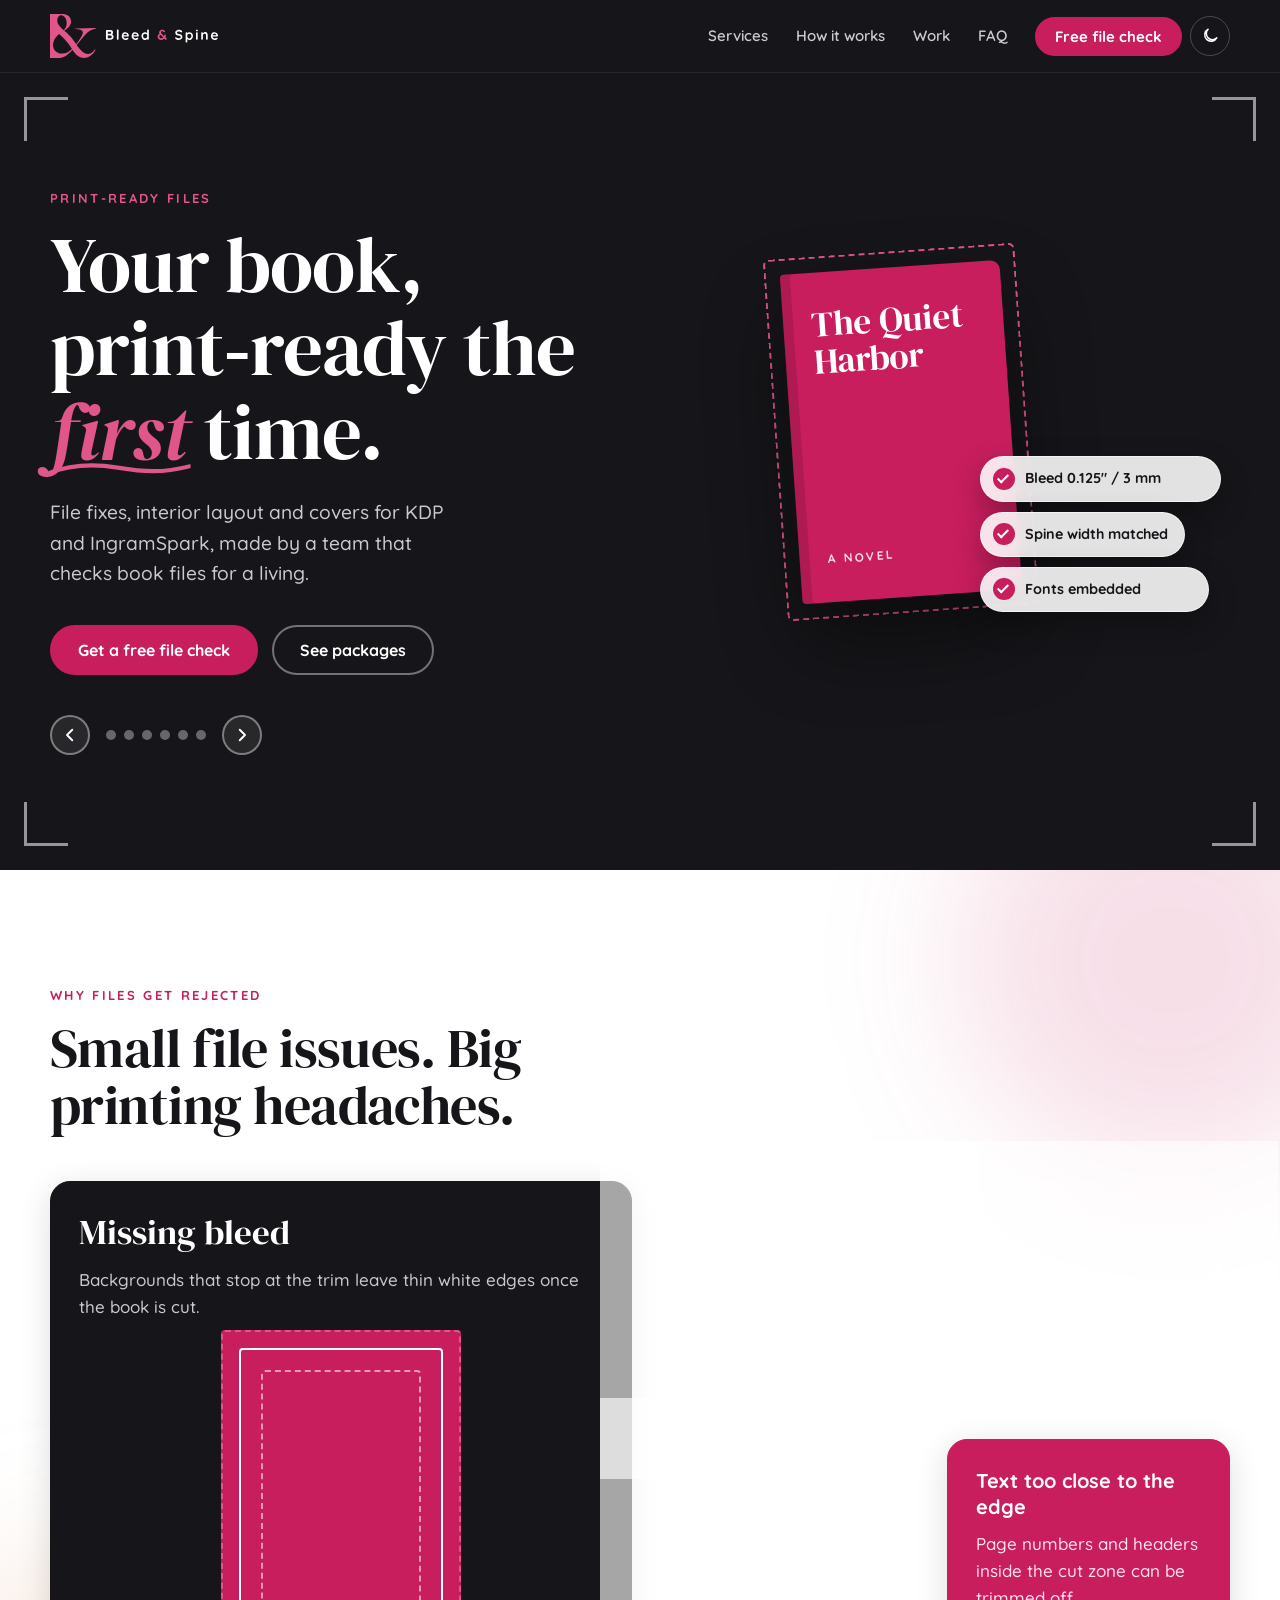
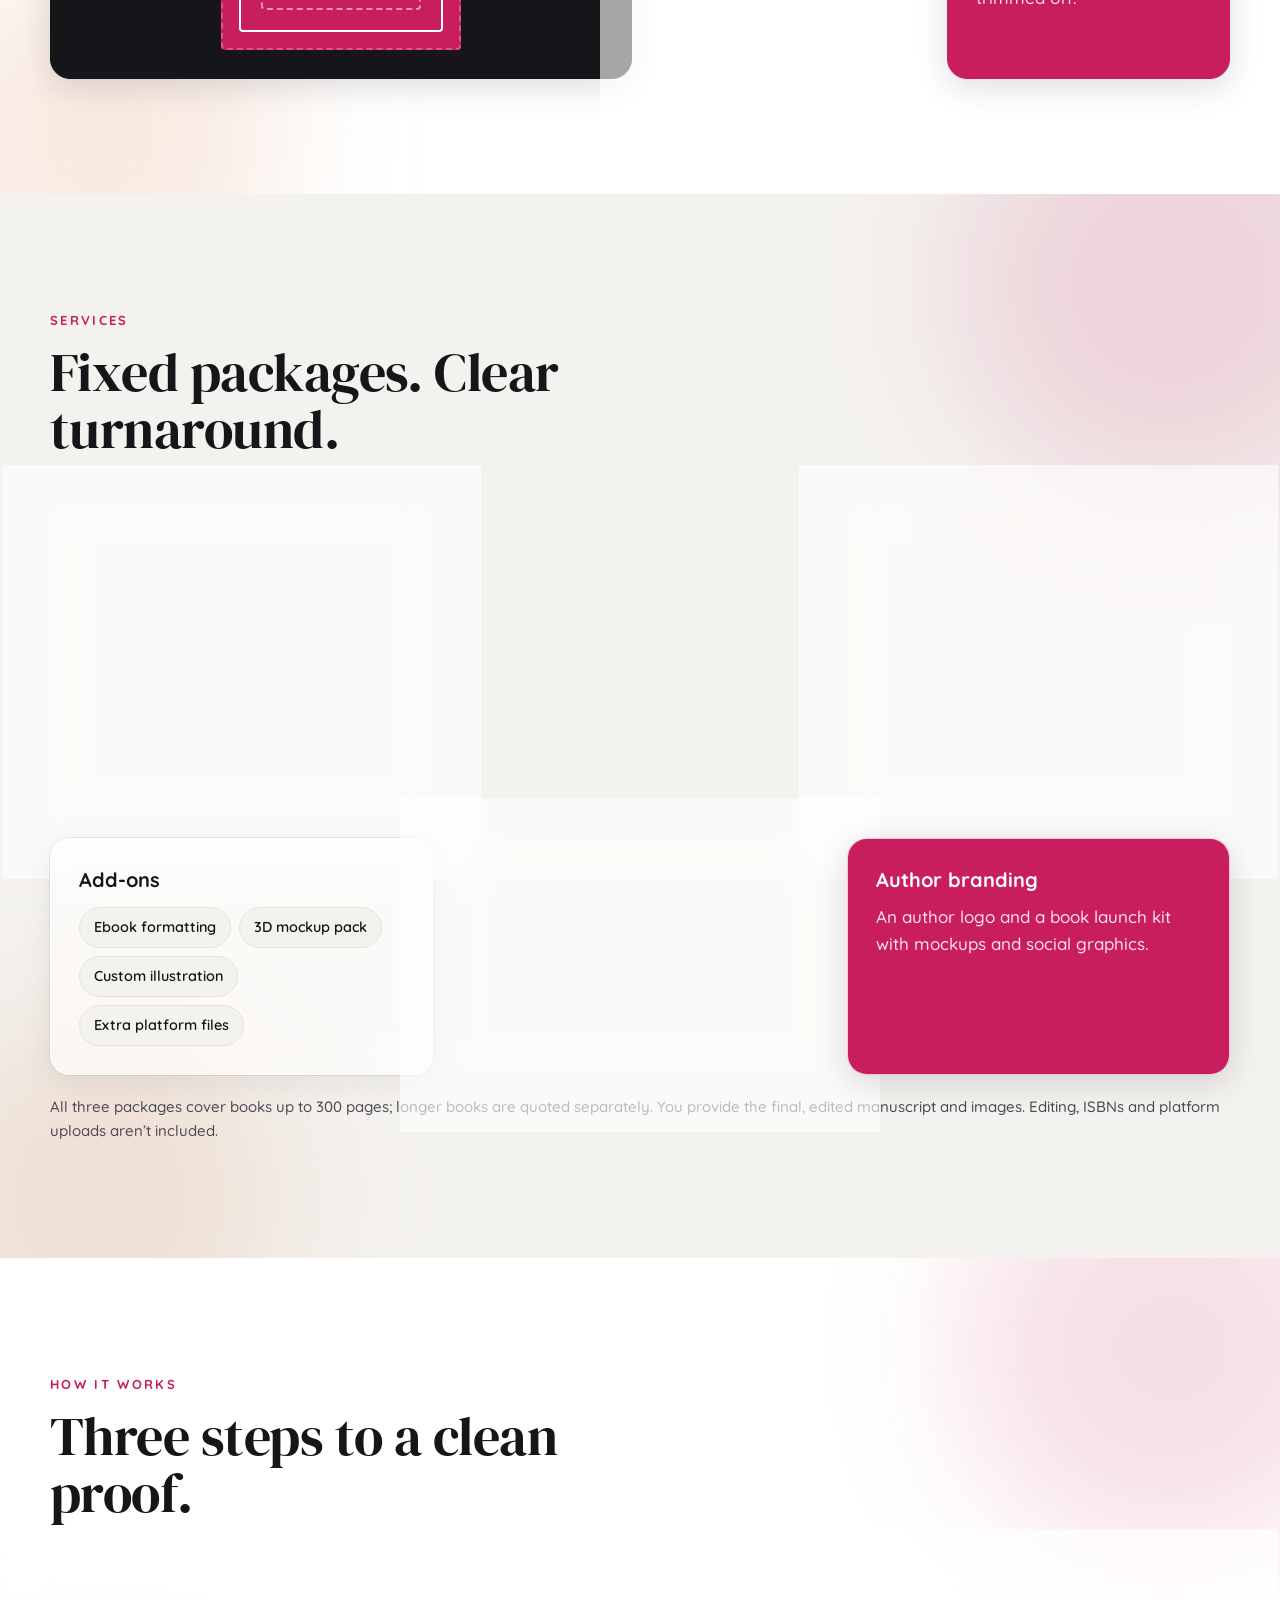
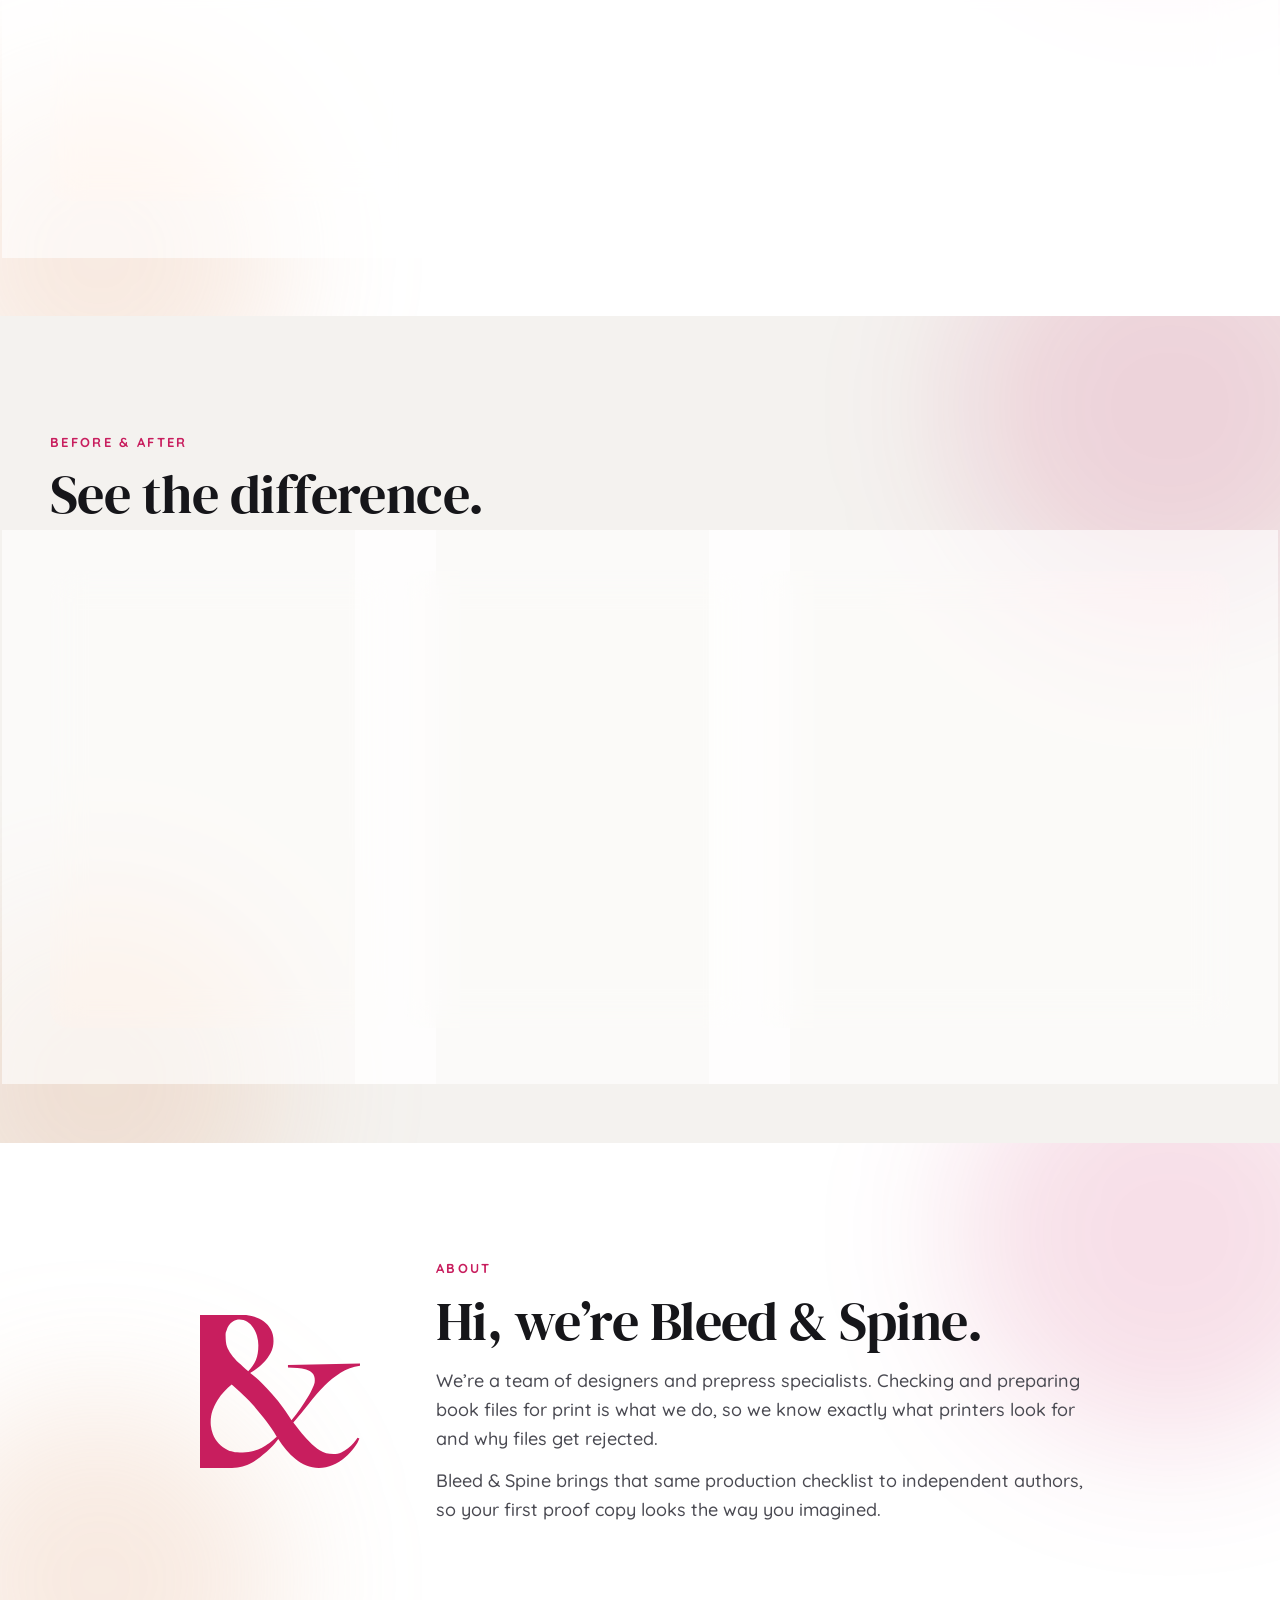
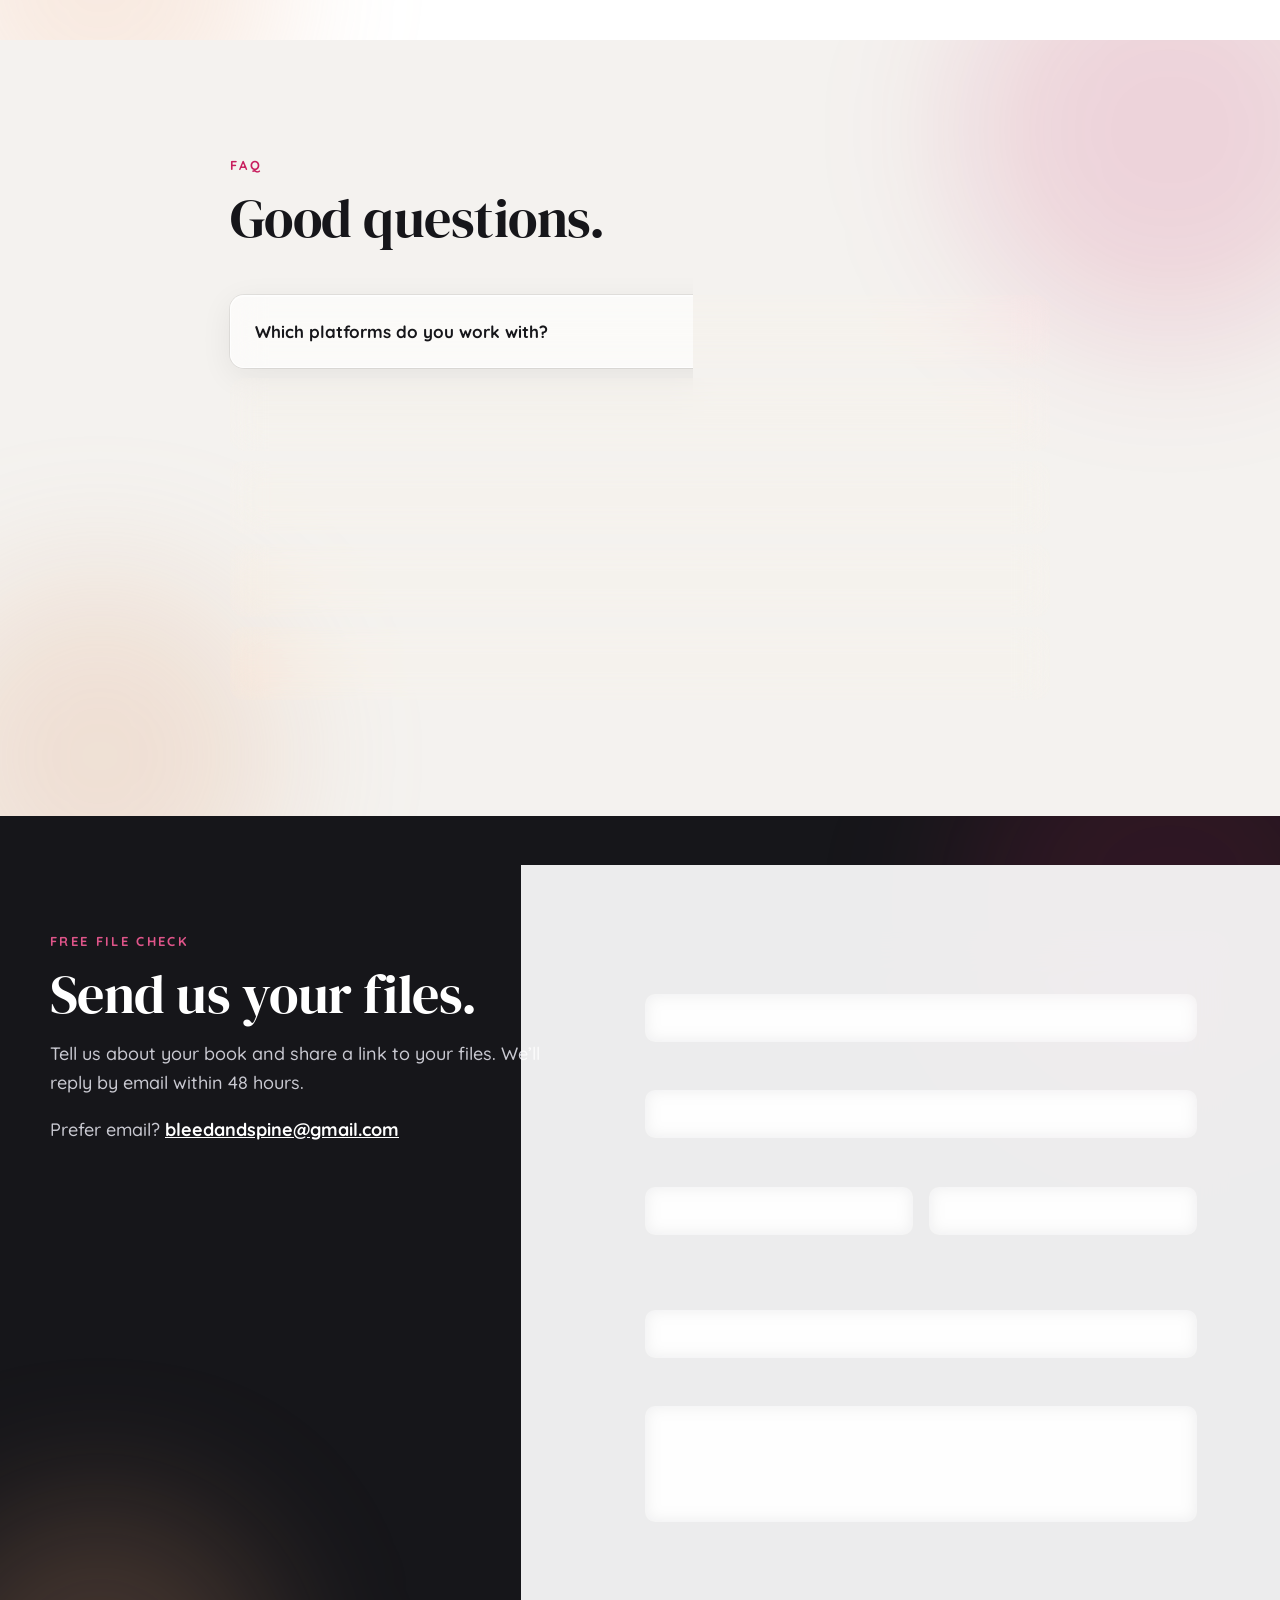
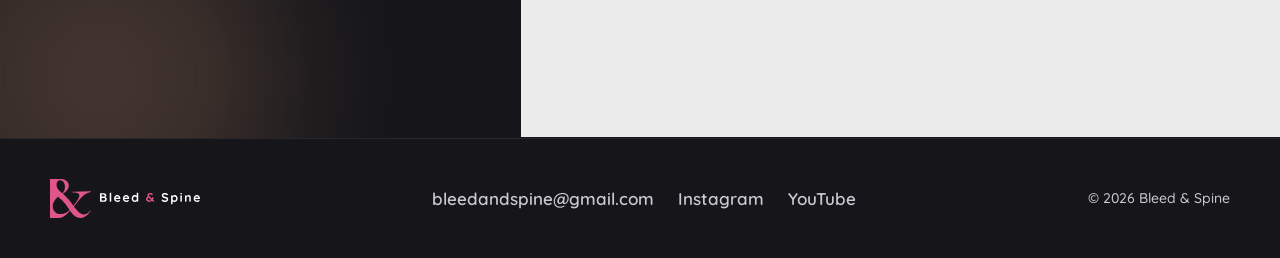
<file: index.html>
<!doctype html>
<html lang="en">
<head>
  <meta charset="utf-8">
  <meta name="viewport" content="width=device-width, initial-scale=1">
  <title>Bleed &amp; Spine | Print-Ready Book Files for KDP &amp; IngramSpark</title>
  <meta name="description" content="Print-ready interiors and covers for Amazon KDP and IngramSpark. Preflight, file fixes, and book layout for self-publishing authors in the US and UK.">
  <meta name="keywords" content="print-ready book files, KDP paperback file fix, IngramSpark preflight, book interior layout, book cover design, spine width, bleed and trim, self-publishing US UK, print-ready PDF, free file check">
  <meta name="author" content="Bleed &amp; Spine">
  <meta name="robots" content="index, follow, max-image-preview:large">
  <meta property="og:title" content="Bleed &amp; Spine | Print-Ready Book Files for KDP &amp; IngramSpark">
  <meta property="og:description" content="Print-ready interiors and covers for Amazon KDP and IngramSpark. Preflight, file fixes, and book layout for self-publishing authors in the US and UK.">
  <meta property="og:type" content="website">
  <meta property="og:site_name" content="Bleed &amp; Spine">
  <meta property="og:locale" content="en_US">
  <meta name="twitter:card" content="summary">
  <meta name="twitter:title" content="Bleed &amp; Spine | Print-Ready Book Files for KDP &amp; IngramSpark">
  <meta name="twitter:description" content="Print-ready interiors and covers for Amazon KDP and IngramSpark. Preflight, file fixes, and book layout for US and UK authors.">
  <meta name="theme-color" content="#16161A">
  <script type="application/ld+json">
  {
    "@context": "https://schema.org",
    "@type": "ProfessionalService",
    "name": "Bleed & Spine",
    "description": "Print-ready book interiors, covers, and file fixes for Amazon KDP and IngramSpark. For self-publishing authors in the US and UK.",
    "email": "bleedandspine@gmail.com",
    "areaServed": ["United States", "United Kingdom"],
    "sameAs": [
      "https://instagram.com/bleedandspine",
      "https://youtube.com/@BleedSpine"
    ],
    "knowsAbout": [
      "Amazon KDP print files",
      "IngramSpark preflight",
      "Book interior layout",
      "Book cover design",
      "Spine width",
      "Bleed and trim"
    ],
    "hasOfferCatalog": {
      "@type": "OfferCatalog",
      "name": "Book production packages",
      "itemListElement": [
        {
          "@type": "Offer",
          "name": "Print-Ready Check",
          "description": "Full preflight of the interior and cover for books up to 300 pages.",
          "price": "29",
          "priceCurrency": "USD"
        },
        {
          "@type": "Offer",
          "name": "Fix & Make Print-Ready",
          "description": "Preflight plus corrections, with files ready to upload. Books up to 300 pages.",
          "price": "89",
          "priceCurrency": "USD"
        },
        {
          "@type": "Offer",
          "name": "Book Layout + Cover",
          "description": "Interior typesetting and a cover sized to the exact spine. Books up to 300 pages.",
          "price": "299",
          "priceCurrency": "USD"
        }
      ]
    }
  }
  </script>
  <script>
    (function () {
      try {
        var stored = localStorage.getItem('theme');
        var theme = stored || (window.matchMedia('(prefers-color-scheme: dark)').matches ? 'dark' : 'light');
        if (theme === 'dark') {
          document.documentElement.setAttribute('data-theme', 'dark');
          var meta = document.querySelector('meta[name="theme-color"]');
          if (meta) meta.setAttribute('content', '#101014');
        }
      } catch (e) {}
    })();
  </script>
  <link rel="icon" href="assets/favicon.svg" type="image/svg+xml">
  <link rel="icon" href="assets/favicon.png" type="image/png">
  <link rel="preconnect" href="https://fonts.googleapis.com">
  <link rel="preconnect" href="https://fonts.gstatic.com" crossorigin>
  <link href="https://fonts.googleapis.com/css2?family=DM+Serif+Display:ital@0;1&family=Quicksand:wght@500;600;700&display=swap" rel="stylesheet">
  <link rel="stylesheet" href="styles.css">
</head>
<body>
  <a class="skip" href="#main">Skip to content</a>

  <header class="site-header">
    <div class="wrap header-inner">
      <a href="#top" class="brand" aria-label="Bleed &amp; Spine home">
        <img src="assets/logo-horizontal-white.svg" alt="Bleed &amp; Spine" width="168" height="44">
      </a>
      <div class="header-end">
        <nav id="nav" class="nav">
          <a href="#services">Services</a>
          <a href="#process">How it works</a>
          <a href="#work">Work</a>
          <a href="#faq">FAQ</a>
          <a href="#check" class="btn btn-small">Free file check</a>
        </nav>
        <button class="theme-toggle" type="button" aria-pressed="false" aria-label="Use dark theme">
          <svg class="icon-moon" width="18" height="18" viewBox="0 0 24 24" fill="none" stroke="currentColor" stroke-width="2" stroke-linecap="round" stroke-linejoin="round" aria-hidden="true"><path d="M21 14.5A8.5 8.5 0 1 1 9.5 3 7 7 0 0 0 21 14.5z"/></svg>
          <svg class="icon-sun" width="18" height="18" viewBox="0 0 24 24" fill="none" stroke="currentColor" stroke-width="2" stroke-linecap="round" aria-hidden="true"><circle cx="12" cy="12" r="4"/><path d="M12 2v2M12 20v2M4.9 4.9l1.4 1.4M17.7 17.7l1.4 1.4M2 12h2M20 12h2M4.9 19.1l1.4-1.4M17.7 6.3l1.4-1.4"/></svg>
        </button>
        <button class="nav-toggle" aria-expanded="false" aria-controls="nav">
          <span class="sr-only">Menu</span>
          <svg width="24" height="24" viewBox="0 0 24 24" fill="none" stroke="currentColor" stroke-width="2" stroke-linecap="round" aria-hidden="true"><path d="M4 7h16M4 12h16M4 17h16"/></svg>
        </button>
      </div>
    </div>
  </header>

  <main id="main">
    <!-- HERO -->
    <section class="hero" id="top">
      <div class="hero-carousel" role="region" aria-roledescription="carousel" aria-label="Our services">
        <div class="hero-slides">
          <article class="hero-slide is-active" role="group" aria-roledescription="slide" aria-label="1 of 6">
            <div class="wrap hero-inner">
              <div class="hero-copy">
                <p class="eyebrow">Print-ready files</p>
                <h1 class="hero-title">Your book, print&#8209;ready the <em>first</em> time.</h1>
                <p class="lede">File fixes, interior layout and covers for KDP and IngramSpark, made by a team that checks book files for a living.</p>
                <div class="hero-actions">
                  <a href="#check" class="btn">Get a free file check</a>
                  <a href="#services" class="btn btn-ghost">See packages</a>
                </div>
              </div>
              <div class="hero-visual" aria-hidden="true">
                <div class="slide-art">
                <div class="cover-mock">
                  <span class="bleed-line"></span>
                  <div class="cover-art">
                    <span class="cover-title">The Quiet<br>Harbor</span>
                    <span class="cover-by">A NOVEL</span>
                  </div>
                </div>
                <ul class="checks">
                  <li><span class="tick"></span>Bleed 0.125″ / 3 mm</li>
                  <li><span class="tick"></span>Spine width matched</li>
                  <li><span class="tick"></span>Fonts embedded</li>
                </ul>
              </div>
              </div>
            </div>
          </article>
          <article class="hero-slide" role="group" aria-roledescription="slide" aria-label="2 of 6">
            <div class="wrap hero-inner">
              <div class="hero-copy">
                <p class="eyebrow">Cover design</p>
                <h2 class="hero-title">A cover cut to the <em>exact</em> spine.</h2>
                <p class="lede">Front, spine and back sized to your page count and paper, with bleed built in and files ready to upload.</p>
                <div class="hero-actions">
                  <a href="#check" class="btn">Get a quote</a>
                  <a href="#services" class="btn btn-ghost">See packages</a>
                </div>
              </div>
              <div class="hero-visual" aria-hidden="true">
                <div class="slide-art">
                <svg viewBox="0 0 360 260" class="art-svg" aria-hidden="true">
                  <rect x="18" y="40" width="324" height="196" fill="none" stroke="#E0558A" stroke-width="2" stroke-dasharray="6 5" rx="3"/>
                  <rect x="30" y="52" width="138" height="172" fill="#F4F2EF"/>
                  <rect x="168" y="52" width="26" height="172" fill="#16161A" stroke="#fff" stroke-opacity=".3"/>
                  <rect x="194" y="52" width="136" height="172" fill="#C81E5E"/>
                  <text x="181" y="138" fill="#fff" font-size="11" font-weight="700" letter-spacing="2" text-anchor="middle" transform="rotate(90 181 138)">THE QUIET HARBOR</text>
                  <text x="262" y="126" fill="#fff" font-size="21" text-anchor="middle" class="svg-serif">The Quiet</text>
                  <text x="262" y="150" fill="#fff" font-size="21" text-anchor="middle" class="svg-serif">Harbor</text>
                  <rect x="46" y="170" width="52" height="34" fill="#fff"/>
                  <g stroke="#16161A" stroke-width="2"><path d="M52 176v22M57 176v22M61 176v22M67 176v22M72 176v22M78 176v22M83 176v22M89 176v22"/></g>
                  <path d="M168 26v20M194 26v20" stroke="#fff" stroke-width="2"/>
                  <path d="M168 32h26" stroke="#E0558A" stroke-width="2"/>
                  <text x="181" y="20" fill="#E0558A" font-size="13" font-weight="700" text-anchor="middle">Spine 0.62″</text>
                </svg>
              </div>
              </div>
            </div>
          </article>
          <article class="hero-slide" role="group" aria-roledescription="slide" aria-label="3 of 6">
            <div class="wrap hero-inner">
              <div class="hero-copy">
                <p class="eyebrow">Interior layout</p>
                <h2 class="hero-title">Pages that <em>read</em> beautifully.</h2>
                <p class="lede">Clean typesetting, correct margins and gutters, and chapter openers that feel like a real bookshelf title.</p>
                <div class="hero-actions">
                  <a href="#check" class="btn">Get a quote</a>
                  <a href="#services" class="btn btn-ghost">See packages</a>
                </div>
              </div>
              <div class="hero-visual" aria-hidden="true">
                <div class="slide-art">
                <svg viewBox="0 0 360 260" class="art-svg" aria-hidden="true">
                  <rect x="20" y="30" width="158" height="206" fill="#fff" rx="2"/>
                  <rect x="182" y="30" width="158" height="206" fill="#fff" rx="2"/>
                  <rect x="36" y="46" width="126" height="174" fill="none" stroke="#E0558A" stroke-dasharray="4 4"/>
                  <rect x="198" y="46" width="126" height="174" fill="none" stroke="#E0558A" stroke-dasharray="4 4"/>
                  <text x="46" y="82" fill="#C81E5E" font-size="38" class="svg-serif">C</text>
                  <g fill="#16161A" opacity=".75">
                    <rect x="84" y="62" width="68" height="4" rx="2"/><rect x="84" y="72" width="68" height="4" rx="2"/><rect x="84" y="82" width="52" height="4" rx="2"/>
                    <rect x="46" y="100" width="106" height="4" rx="2"/><rect x="46" y="110" width="106" height="4" rx="2"/><rect x="46" y="120" width="100" height="4" rx="2"/><rect x="46" y="130" width="106" height="4" rx="2"/><rect x="46" y="140" width="106" height="4" rx="2"/><rect x="46" y="150" width="70" height="4" rx="2"/>
                    <rect x="46" y="168" width="106" height="4" rx="2"/><rect x="46" y="178" width="106" height="4" rx="2"/><rect x="46" y="188" width="90" height="4" rx="2"/>
                    <rect x="208" y="62" width="106" height="4" rx="2"/><rect x="208" y="72" width="106" height="4" rx="2"/><rect x="208" y="82" width="98" height="4" rx="2"/><rect x="208" y="92" width="106" height="4" rx="2"/><rect x="208" y="102" width="60" height="4" rx="2"/>
                    <rect x="208" y="120" width="106" height="4" rx="2"/><rect x="208" y="130" width="106" height="4" rx="2"/><rect x="208" y="140" width="106" height="4" rx="2"/><rect x="208" y="150" width="94" height="4" rx="2"/><rect x="208" y="160" width="106" height="4" rx="2"/><rect x="208" y="170" width="106" height="4" rx="2"/><rect x="208" y="180" width="40" height="4" rx="2"/>
                  </g>
                  <text x="99" y="212" fill="#16161A" font-size="9" text-anchor="middle" opacity=".6">42</text>
                  <text x="261" y="212" fill="#16161A" font-size="9" text-anchor="middle" opacity=".6">43</text>
                </svg>
              </div>
              </div>
            </div>
          </article>
          <article class="hero-slide" role="group" aria-roledescription="slide" aria-label="4 of 6">
            <div class="wrap hero-inner">
              <div class="hero-copy">
                <p class="eyebrow">3D mockups &amp; ebooks</p>
                <h2 class="hero-title">Show your book <em>before</em> it ships.</h2>
                <p class="lede">Realistic 3D mockups for your launch, plus clean ebook formatting for Kindle and other readers.</p>
                <div class="hero-actions">
                  <a href="#check" class="btn">Get a quote</a>
                  <a href="#services" class="btn btn-ghost">See packages</a>
                </div>
              </div>
              <div class="hero-visual" aria-hidden="true">
                <div class="slide-art">
                <svg viewBox="0 0 360 260" class="art-svg" aria-hidden="true">
                  <ellipse cx="180" cy="236" rx="140" ry="12" fill="#000" opacity=".35"/>
                  <polygon points="196,74 214,64 214,226 196,236" fill="#16161A" stroke="#E0558A" stroke-opacity=".5"/>
                  <polygon points="196,74 214,64 300,64 282,74" fill="#2A2A32"/>
                  <rect x="196" y="74" width="86" height="162" fill="#2A2A32" stroke="#E0558A" stroke-opacity=".5"/>
                  <text x="239" y="150" fill="#fff" font-size="15" text-anchor="middle" class="svg-serif">Salt &amp;</text>
                  <text x="239" y="170" fill="#fff" font-size="15" text-anchor="middle" class="svg-serif">Ember</text>
                  <polygon points="52,40 74,28 74,226 52,236" fill="#9E1749"/>
                  <polygon points="52,40 74,28 182,28 160,40" fill="#E0558A"/>
                  <rect x="52" y="40" width="108" height="196" fill="#C81E5E"/>
                  <polygon points="160,40 168,44 168,232 160,236" fill="#F4F2EF"/>
                  <text x="106" y="112" fill="#fff" font-size="23" text-anchor="middle" class="svg-serif">The Quiet</text>
                  <text x="106" y="138" fill="#fff" font-size="23" text-anchor="middle" class="svg-serif">Harbor</text>
                  <rect x="76" y="190" width="60" height="3" fill="#fff" opacity=".7"/>
                  <rect x="262" y="120" width="76" height="108" rx="8" fill="#fff" stroke="#16161A" stroke-width="3"/>
                  <rect x="270" y="130" width="60" height="84" rx="3" fill="#C81E5E"/>
                  <text x="300" y="168" fill="#fff" font-size="10" text-anchor="middle" class="svg-serif">The Quiet</text>
                  <text x="300" y="181" fill="#fff" font-size="10" text-anchor="middle" class="svg-serif">Harbor</text>
                  <circle cx="300" cy="221" r="2.5" fill="#16161A" opacity=".5"/>
                </svg>
              </div>
              </div>
            </div>
          </article>
          <article class="hero-slide" role="group" aria-roledescription="slide" aria-label="5 of 6">
            <div class="wrap hero-inner">
              <div class="hero-copy">
                <p class="eyebrow">Logo &amp; author branding</p>
                <h2 class="hero-title">A look that is <em>unmistakably</em> yours.</h2>
                <p class="lede">An author logo, colours and type, and a launch kit with social graphics that match your book.</p>
                <div class="hero-actions">
                  <a href="#check" class="btn">Get a quote</a>
                  <a href="#services" class="btn btn-ghost">See packages</a>
                </div>
              </div>
              <div class="hero-visual" aria-hidden="true">
                <div class="slide-art">
                <svg viewBox="0 0 360 260" class="art-svg" aria-hidden="true">
                  <rect x="40" y="30" width="190" height="150" rx="14" fill="#fff"/>
                  <path d="M58 52v-12h12M212 40h12v12M224 158v12h-12M70 170H58v-12" fill="none" stroke="#C81E5E" stroke-width="2.5"/>
                  <circle cx="135" cy="92" r="34" fill="#C81E5E"/>
                  <text x="135" y="104" fill="#fff" font-size="32" text-anchor="middle" class="svg-serif">A.M</text>
                  <text x="135" y="148" fill="#16161A" font-size="15" text-anchor="middle" class="svg-serif">Alex Morgan</text>
                  <rect x="100" y="156" width="70" height="3" rx="1.5" fill="#16161A" opacity=".35"/>
                  <rect x="248" y="30" width="72" height="150" rx="14" fill="#16161A" stroke="#E0558A" stroke-opacity=".6"/>
                  <circle cx="284" cy="62" r="12" fill="#C81E5E"/><circle cx="284" cy="96" r="12" fill="#E0558A"/><circle cx="284" cy="130" r="12" fill="#F4F2EF"/><circle cx="284" cy="164" r="0" fill="#fff"/>
                  <rect x="40" y="198" width="130" height="38" rx="19" fill="#fff"/>
                  <text x="105" y="223" fill="#16161A" font-size="18" text-anchor="middle" class="svg-serif">Aa  Aa</text>
                  <rect x="186" y="198" width="134" height="38" rx="19" fill="#E0558A"/>
                  <text x="253" y="222" fill="#16161A" font-size="12" font-weight="700" text-anchor="middle">Launch kit</text>
                </svg>
              </div>
              </div>
            </div>
          </article>
          <article class="hero-slide" role="group" aria-roledescription="slide" aria-label="6 of 6">
            <div class="wrap hero-inner">
              <div class="hero-copy">
                <p class="eyebrow">Print design</p>
                <h2 class="hero-title">Cards, flyers and brochures, <em>printed right</em>.</h2>
                <p class="lede">Business cards, brochures, posters and letterheads, built with correct bleed and colour for print.</p>
                <div class="hero-actions">
                  <a href="#check" class="btn">Get a quote</a>
                  <a href="#services" class="btn btn-ghost">See packages</a>
                </div>
              </div>
              <div class="hero-visual" aria-hidden="true">
                <div class="slide-art">
                <svg viewBox="0 0 360 260" class="art-svg" aria-hidden="true">
                  <g transform="rotate(-6 110 130)">
                    <rect x="48" y="36" width="138" height="188" fill="#C81E5E" rx="3"/>
                    <text x="64" y="90" fill="#fff" font-size="24" class="svg-serif">Open</text>
                    <text x="64" y="116" fill="#fff" font-size="24" class="svg-serif">Studio</text>
                    <rect x="64" y="136" width="70" height="4" rx="2" fill="#fff" opacity=".8"/>
                    <rect x="64" y="148" width="50" height="4" rx="2" fill="#fff" opacity=".8"/>
                    <rect x="64" y="190" width="40" height="18" fill="#fff" rx="9"/>
                  </g>
                  <g transform="rotate(5 250 150)">
                    <rect x="170" y="110" width="170" height="98" fill="#fff" rx="4"/>
                    <rect x="170" y="110" width="8" height="98" fill="#C81E5E"/>
                    <text x="194" y="146" fill="#16161A" font-size="16" class="svg-serif">Alex Morgan</text>
                    <rect x="194" y="156" width="60" height="4" rx="2" fill="#16161A" opacity=".5"/>
                    <rect x="194" y="168" width="84" height="4" rx="2" fill="#16161A" opacity=".5"/>
                    <rect x="194" y="180" width="70" height="4" rx="2" fill="#16161A" opacity=".5"/>
                  </g>
                </svg>
              </div>
              </div>
            </div>
          </article>
        </div>
        <div class="wrap">
          <div class="carousel-ctrl">
            <button type="button" class="car-btn" data-dir="-1" aria-label="Previous slide"><svg viewBox="0 0 24 24" width="18" height="18" aria-hidden="true"><path d="M15 5l-7 7 7 7" fill="none" stroke="currentColor" stroke-width="2.5" stroke-linecap="round" stroke-linejoin="round"/></svg></button>
            <div class="car-dots" role="group" aria-label="Choose slide"></div>
            <button type="button" class="car-btn" data-dir="1" aria-label="Next slide"><svg viewBox="0 0 24 24" width="18" height="18" aria-hidden="true"><path d="M9 5l7 7-7 7" fill="none" stroke="currentColor" stroke-width="2.5" stroke-linecap="round" stroke-linejoin="round"/></svg></button>
          </div>
        </div>
      </div>
      <span class="crop crop-tl"></span><span class="crop crop-tr"></span><span class="crop crop-bl"></span><span class="crop crop-br"></span>
    </section>

    <!-- PROBLEMS BENTO -->
    <section class="section" aria-labelledby="problems-title">
      <div class="wrap">
        <header class="section-head">
          <p class="eyebrow">Why files get rejected</p>
          <h2 id="problems-title">Small file issues. Big printing headaches.</h2>
        </header>
        <div class="bento bento-problems">
          <article class="tile tile-dark tile-bleed reveal">
            <h3>Missing bleed</h3>
            <p>Backgrounds that stop at the trim leave thin white edges once the book is cut.</p>
            <div class="bleed-diagram" aria-hidden="true">
              <span class="d-bleed"></span><span class="d-trim"></span><span class="d-safe"></span>
            </div>
          </article>
          <article class="tile reveal">
            <h3>Wrong spine width</h3>
            <p>Spine width depends on page count and paper. Guess it, and the title slides onto the front.</p>
          </article>
          <article class="tile reveal">
            <h3>Low-resolution images</h3>
            <p>Images that look fine on screen print soft or pixelated below 300 DPI.</p>
          </article>
          <article class="tile reveal">
            <h3>Fonts not embedded</h3>
            <p>Missing fonts get swapped at the printer, and your layout shifts.</p>
          </article>
          <article class="tile tile-rasp reveal">
            <h3>Text too close to the edge</h3>
            <p>Page numbers and headers inside the cut zone can be trimmed off.</p>
          </article>
        </div>
      </div>
    </section>

    <!-- SERVICES BENTO -->
    <section class="section section-tint" id="services" aria-labelledby="services-title">
      <div class="wrap">
        <header class="section-head">
          <p class="eyebrow">Services</p>
          <h2 id="services-title">Fixed packages. Clear turnaround.</h2>
        </header>
        <div class="bento bento-services">
          <article class="tile pkg reveal">
            <p class="pkg-time">24–48 hours</p>
            <h3>Print-Ready Check</h3>
            <p>A full preflight of your interior and cover, with a clear report of every issue and how to fix it.</p>
            <p class="price">From <span>$29</span> · <span>£25</span></p>
          </article>
          <article class="tile pkg pkg-featured tile-dark reveal">
            <p class="pkg-time">3–5 days</p>
            <h3>Fix &amp; Make Print-Ready</h3>
            <p>Everything in the check, then we correct every issue and return files ready to upload. One revision round included.</p>
            <p class="price">From <span>$89</span> · <span>£75</span></p>
            <span class="badge">Most popular</span>
          </article>
          <article class="tile pkg reveal">
            <p class="pkg-time">7–14 days</p>
            <h3>Book Layout + Cover</h3>
            <p>Interior typesetting, two cover concepts and a final cover sized to your exact spine. Two revision rounds.</p>
            <p class="price">From <span>$299</span> · <span>£249</span></p>
          </article>
          <article class="tile tile-addons reveal">
            <h3>Add-ons</h3>
            <ul class="chips">
              <li>Ebook formatting</li>
              <li>3D mockup pack</li>
              <li>Custom illustration</li>
              <li>Extra platform files</li>
            </ul>
          </article>
          <article class="tile reveal">
            <h3>Print design</h3>
            <p>Business cards, brochures, flyers, posters and letterheads, built with correct bleed and color for print.</p>
          </article>
          <article class="tile tile-rasp reveal">
            <h3>Author branding</h3>
            <p>An author logo and a book launch kit with mockups and social graphics.</p>
          </article>
        </div>
        <p class="fine">All three packages cover books up to 300 pages; longer books are quoted separately. You provide the final, edited manuscript and images. Editing, ISBNs and platform uploads aren’t included.</p>
      </div>
    </section>

    <!-- PROCESS -->
    <section class="section" id="process" aria-labelledby="process-title">
      <div class="wrap">
        <header class="section-head">
          <p class="eyebrow">How it works</p>
          <h2 id="process-title">Three steps to a clean proof.</h2>
        </header>
        <ol class="steps">
          <li class="reveal">
            <span class="step-num">1</span>
            <h3>Send your files</h3>
            <p>Share your interior and cover PDFs, or your manuscript, with your trim size and platform.</p>
          </li>
          <li class="reveal">
            <span class="step-num">2</span>
            <h3>Get your free check</h3>
            <p>We check five essentials (bleed, trim, spine, fonts and image resolution) and tell you what needs fixing.</p>
          </li>
          <li class="reveal">
            <span class="step-num">3</span>
            <h3>Upload with confidence</h3>
            <p>Pick a package and get print-ready files back, made to your platform’s specs.</p>
          </li>
        </ol>
      </div>
    </section>

    <!-- WORK (placeholders) -->
    <section class="section section-tint" id="work" aria-labelledby="work-title">
      <div class="wrap">
        <header class="section-head">
          <p class="eyebrow">Before &amp; after</p>
          <h2 id="work-title">See the difference.</h2>
        </header>
        <div class="bento bento-work">
          <figure class="tile shot reveal">
            <div class="shot-slot"><span>Before image</span></div>
            <figcaption>Before: cover without bleed</figcaption>
          </figure>
          <figure class="tile shot reveal">
            <div class="shot-slot"><span>After image</span></div>
            <figcaption>After: bleed added, spine corrected</figcaption>
          </figure>
          <figure class="tile shot shot-wide reveal">
            <div class="shot-slot"><span>Interior spread image</span></div>
            <figcaption>Interior layout sample</figcaption>
          </figure>
        </div>
      </div>
    </section>

    <!-- ABOUT -->
    <section class="section" aria-labelledby="about-title">
      <div class="wrap about">
        <div class="about-marks">
          <img src="assets/mark.svg" alt="" class="about-mark about-mark-ink" width="160" height="154">
          <img src="assets/mark-light.svg" alt="" class="about-mark about-mark-light" width="160" height="154">
        </div>
        <div>
          <p class="eyebrow">About</p>
          <h2 id="about-title">Hi, we’re Bleed &amp; Spine.</h2>
          <p>We’re a team of designers and prepress specialists. Checking and preparing book files for print is what we do, so we know exactly what printers look for and why files get rejected.</p>
          <p>Bleed &amp; Spine brings that same production checklist to independent authors, so your first proof copy looks the way you imagined.</p>
        </div>
      </div>
    </section>

    <!-- FAQ -->
    <section class="section section-tint" id="faq" aria-labelledby="faq-title">
      <div class="wrap narrow">
        <header class="section-head">
          <p class="eyebrow">FAQ</p>
          <h2 id="faq-title">Good questions.</h2>
        </header>
        <div class="faq">
          <details>
            <summary>Which platforms do you work with?</summary>
            <p>Amazon KDP and IngramSpark, including US and UK trim sizes. Other printers are fine too: just send their spec sheet.</p>
          </details>
          <details>
            <summary>What’s included in the free file check?</summary>
            <p>We check bleed, trim size, spine width, font embedding and image resolution, then send you a short summary of what needs fixing.</p>
          </details>
          <details>
            <summary>Do you edit or proofread my text?</summary>
            <p>No. We work on the design and print files only, so please send your final, edited manuscript.</p>
          </details>
          <details>
            <summary>Who owns the final files?</summary>
            <p>You do. Your content stays yours, and any stock images we use come with their license details.</p>
          </details>
          <details>
            <summary>How do I pay?</summary>
            <p>We accept PayPal. You’ll get a PayPal invoice with your quote, in US dollars or UK pounds.</p>
          </details>
        </div>
      </div>
    </section>

    <!-- CONTACT / FREE CHECK -->
    <section class="section check" id="check" aria-labelledby="check-title">
      <div class="wrap check-inner">
        <div class="check-copy">
          <p class="eyebrow">Free file check</p>
          <h2 id="check-title">Send us your files.</h2>
          <p>Tell us about your book and share a link to your files. We’ll reply by email within 48 hours.</p>
          <p class="check-alt">Prefer email? <a href="mailto:bleedandspine@gmail.com">bleedandspine@gmail.com</a></p>
        </div>

        <form class="form" name="file-check" method="POST" action="/thanks.html" data-netlify="true" netlify-honeypot="company">
          <input type="hidden" name="form-name" value="file-check">
          <p class="hidden-field"><label>Leave this empty <input name="company" tabindex="-1" autocomplete="off"></label></p>

          <div class="field">
            <label for="name">Your name</label>
            <input id="name" name="name" type="text" autocomplete="name" required>
          </div>
          <div class="field">
            <label for="email">Email</label>
            <input id="email" name="email" type="email" autocomplete="email" required aria-errormessage="email-error">
            <p id="email-error" class="error">Please enter a valid email address.</p>
          </div>
          <div class="field-row">
            <div class="field">
              <label for="platform">Platform</label>
              <select id="platform" name="platform">
                <option>Amazon KDP</option>
                <option>IngramSpark</option>
                <option>Both</option>
                <option>Not sure yet</option>
              </select>
            </div>
            <div class="field">
              <label for="service">I need</label>
              <select id="service" name="service">
                <option>Free file check</option>
                <option>Fix &amp; make print-ready</option>
                <option>Book layout + cover</option>
                <option>Print design</option>
                <option>Author branding</option>
              </select>
            </div>
          </div>
          <div class="field">
            <label for="files">Link to your files</label>
            <span class="hint" id="files-hint">Google Drive, Dropbox or WeTransfer link</span>
            <input id="files" name="files" type="url" inputmode="url" placeholder="https://" aria-describedby="files-hint" aria-errormessage="files-error">
            <p id="files-error" class="error">Please paste a full link starting with https://</p>
          </div>
          <div class="field">
            <label for="message">About your book</label>
            <textarea id="message" name="message" rows="4" placeholder="Trim size, page count, anything you’re unsure about"></textarea>
          </div>
          <button type="submit" class="btn">Request free file check</button>
        </form>
      </div>
    </section>
  </main>

  <footer class="site-footer">
    <div class="wrap footer-inner">
      <img src="assets/logo-horizontal-white.svg" alt="Bleed &amp; Spine" width="168" height="44">
      <ul class="footer-links">
        <li><a href="mailto:bleedandspine@gmail.com">bleedandspine@gmail.com</a></li>
        <li><a href="https://instagram.com/bleedandspine" rel="noopener">Instagram</a></li>
        <li><a href="https://youtube.com/@BleedSpine" rel="noopener">YouTube</a></li>
      </ul>
      <p class="copy">© <span id="year">2026</span> Bleed &amp; Spine</p>
    </div>
  </footer>

  <script src="script.js" defer></script>
</body>
</html>
</file>
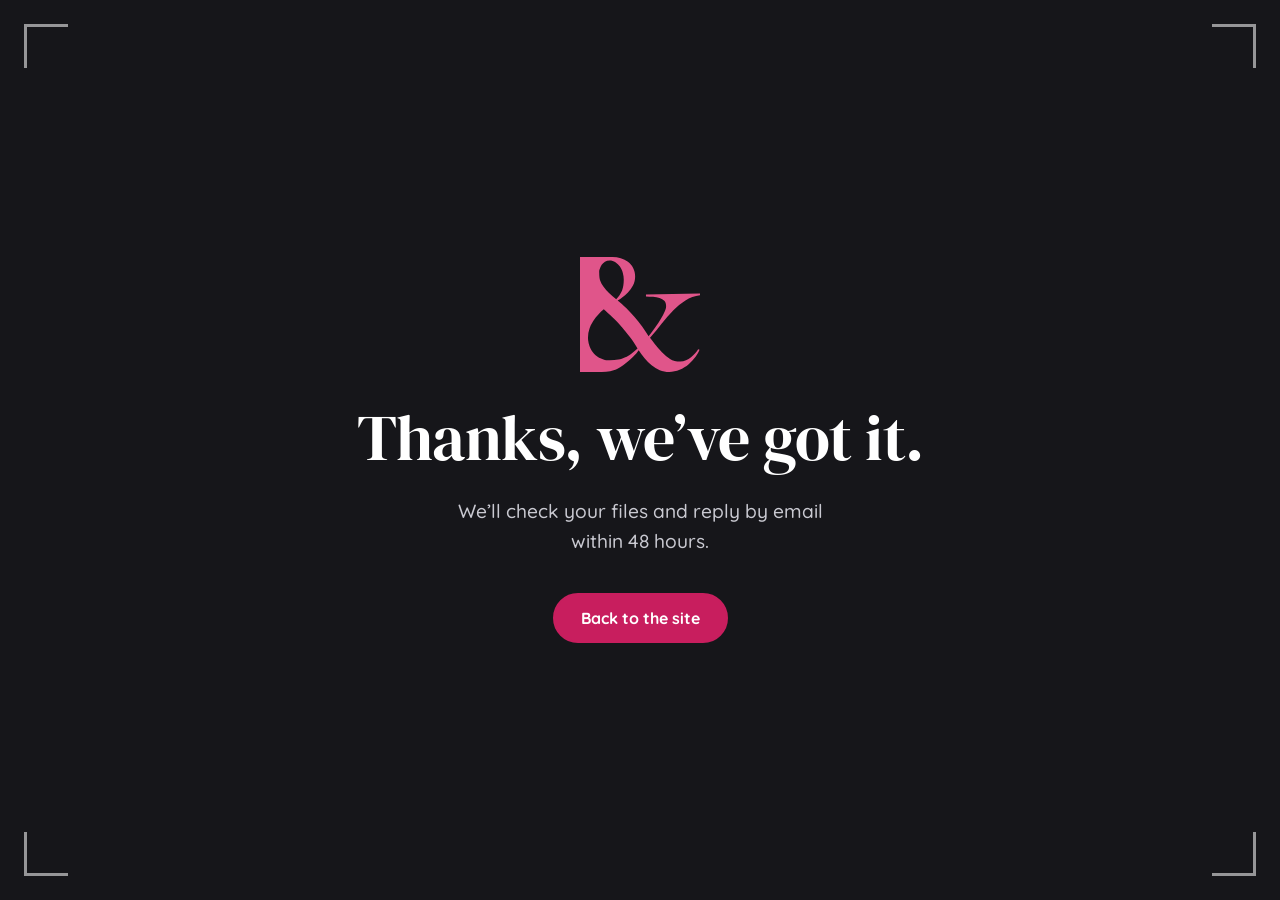
<file: thanks.html>
<!doctype html>
<html lang="en">
<head>
  <meta charset="utf-8">
  <meta name="viewport" content="width=device-width, initial-scale=1">
  <title>Thanks | Bleed &amp; Spine</title>
  <meta name="description" content="Your file check request has been received. Bleed &amp; Spine will reply by email within 48 hours.">
  <meta name="robots" content="noindex, nofollow">
  <meta name="theme-color" content="#16161A">
  <script>
    (function () {
      try {
        var stored = localStorage.getItem('theme');
        var theme = stored || (window.matchMedia('(prefers-color-scheme: dark)').matches ? 'dark' : 'light');
        if (theme === 'dark') {
          document.documentElement.setAttribute('data-theme', 'dark');
          var meta = document.querySelector('meta[name="theme-color"]');
          if (meta) meta.setAttribute('content', '#101014');
        }
      } catch (e) {}
    })();
  </script>
  <link rel="icon" href="assets/favicon.svg" type="image/svg+xml">
  <link rel="preconnect" href="https://fonts.googleapis.com">
  <link rel="preconnect" href="https://fonts.gstatic.com" crossorigin>
  <link href="https://fonts.googleapis.com/css2?family=DM+Serif+Display&family=Quicksand:wght@500;600;700&display=swap" rel="stylesheet">
  <link rel="stylesheet" href="styles.css">
</head>
<body>
  <main class="hero" style="min-height:100vh;display:grid;place-items:center;text-align:center">
    <div class="wrap narrow">
      <img src="assets/mark-light.svg" alt="" width="120" height="115" style="margin:0 auto 32px">
      <h1 style="font-size:clamp(2.4rem,6vw,4rem)">Thanks, we’ve got it.</h1>
      <p class="lede" style="margin-inline:auto">We’ll check your files and reply by email within 48 hours.</p>
      <div class="hero-actions" style="justify-content:center"><a href="/" class="btn">Back to the site</a></div>
    </div>
    <span class="crop crop-tl"></span><span class="crop crop-tr"></span><span class="crop crop-bl"></span><span class="crop crop-br"></span>
  </main>
</body>
</html>
</file>
<file: styles.css>
:root {
  --ink: #16161A;
  --ink-2: #222228;
  --rasp: #C81E5E;
  --rasp-light: #E0558A;
  --paper: #FFFFFF;
  --tint: #F4F2EF;
  --muted: #4A4A52;
  --line: #E4E2DE;
  --on-dark-muted: #C9C9D1;
  --bg: var(--paper);
  --bg-tint: var(--tint);
  --text: var(--ink);
  --card: var(--paper);
  --form-bg: var(--paper);
  --input-bg: #FAFAF9;
  --input-border: #D4D2CE;
  --input-text: var(--ink);
  --step-line: var(--ink);
  --shot-line: #CFCBC5;
  --shot-hatch: rgba(0, 0, 0, .025);
  --chip-bg: var(--tint);
  --faq-bg: var(--paper);
  --serif: "DM Serif Display", Georgia, "Times New Roman", serif;
  --sans: "Quicksand", "Trebuchet MS", system-ui, sans-serif;
  --radius: 20px;
  --wrap: 1180px;
  color-scheme: light;
}

html[data-theme="dark"] {
  --bg: var(--ink);
  --bg-tint: #1B1B20;
  --text: var(--tint);
  --muted: var(--on-dark-muted);
  --line: #34343A;
  --card: var(--ink-2);
  --form-bg: var(--ink-2);
  --input-bg: var(--ink);
  --input-border: #3A3A44;
  --input-text: var(--tint);
  --step-line: rgba(244, 242, 239, .35);
  --shot-line: #5A5A64;
  --shot-hatch: rgba(255, 255, 255, .04);
  --chip-bg: #2A2A32;
  --faq-bg: var(--ink-2);
  color-scheme: dark;
}

*, *::before, *::after { box-sizing: border-box; }
html { scroll-behavior: smooth; scroll-padding-top: 84px; }
@media (prefers-reduced-motion: reduce) { html { scroll-behavior: auto; } }
body {
  margin: 0;
  font-family: var(--sans);
  font-weight: 500;
  font-size: 1.0625rem;
  line-height: 1.6;
  color: var(--text);
  background: var(--bg);
  -webkit-font-smoothing: antialiased;
}
@media (prefers-reduced-motion: no-preference) {
  body, .section-tint, .form, .field input, .field select, .field textarea {
    transition: background-color .2s ease, color .2s ease, border-color .2s ease;
  }
  .tile, .faq details, .steps li {
    transition: background-color .2s ease, color .2s ease, border-color .2s ease, box-shadow .2s ease, transform .2s ease;
  }
}
img { max-width: 100%; height: auto; display: block; }
a { color: inherit; }
h1, h2, h3 { margin: 0; font-weight: 400; }
h1, h2 { font-family: var(--serif); letter-spacing: -0.01em; line-height: 1.05; }
h2 { font-size: clamp(2.1rem, 4.2vw, 3.4rem); }
h3 { font-family: var(--sans); font-weight: 700; font-size: 1.25rem; line-height: 1.3; }
p { margin: 0; }

.wrap { width: min(var(--wrap), 100% - 48px); margin-inline: auto; }
.narrow { width: min(820px, 100% - 48px); }
.sr-only { position: absolute; width: 1px; height: 1px; overflow: hidden; clip: rect(0 0 0 0); white-space: nowrap; }
.skip { position: absolute; left: 16px; top: -60px; background: var(--rasp); color: #fff; padding: 10px 16px; border-radius: 8px; z-index: 100; }
.skip:focus { top: 16px; }
:focus-visible { outline: 3px solid var(--rasp-light); outline-offset: 3px; }

.eyebrow {
  font-size: 0.8125rem;
  font-weight: 700;
  letter-spacing: 0.18em;
  text-transform: uppercase;
  color: var(--rasp);
  margin-bottom: 14px;
}

/* Buttons */
.btn {
  display: inline-flex; align-items: center; justify-content: center;
  padding: 15px 26px;
  border-radius: 999px;
  background: var(--rasp);
  color: #fff;
  font: 700 1rem/1 var(--sans);
  text-decoration: none;
  border: 2px solid var(--rasp);
  cursor: pointer;
  transition: background-color .2s, border-color .2s, transform .2s;
}
.btn:hover { background: #A9164D; border-color: #A9164D; transform: translateY(-1px); }
.btn-ghost { background: transparent; border-color: rgba(255,255,255,.4); }
.btn-ghost:hover { background: rgba(255,255,255,.08); border-color: #fff; }
.btn-small { padding: 10px 18px; font-size: .9375rem; }

/* Header */
.site-header { position: sticky; top: 0; z-index: 50; background: var(--ink); color: #fff; border-bottom: 1px solid rgba(255,255,255,.08); }
.header-inner { display: flex; align-items: center; justify-content: space-between; height: 72px; }
.brand img { width: 168px; height: auto; }
.nav { display: flex; align-items: center; gap: 28px; }
.nav a:not(.btn) { text-decoration: none; font-weight: 600; font-size: .9375rem; color: var(--on-dark-muted); transition: color .2s; }
.nav a:not(.btn):hover { color: #fff; }
.header-end { display: flex; align-items: center; gap: 8px; }
.theme-toggle {
  display: grid; place-items: center;
  width: 40px; height: 40px; padding: 0;
  border-radius: 999px;
  border: 1px solid rgba(255, 255, 255, .22);
  background: transparent;
  color: #fff;
  cursor: pointer;
}
.theme-toggle:hover { background: rgba(255, 255, 255, .08); }
.theme-toggle .icon-sun { display: none; }
html[data-theme="dark"] .theme-toggle .icon-moon { display: none; }
html[data-theme="dark"] .theme-toggle .icon-sun { display: block; }
.nav-toggle { display: none; background: none; border: 0; color: #fff; padding: 8px; cursor: pointer; }

/* Hero */
.hero { position: relative; background: var(--ink); color: #fff; padding: clamp(64px, 9vw, 120px) 0; overflow: hidden; }
.hero-inner { display: grid; grid-template-columns: 1.15fr .85fr; gap: 56px; align-items: center; }
.hero .eyebrow { color: var(--rasp-light); }
.hero h1 { font-size: clamp(2.8rem, 6.2vw, 5.4rem); }
.hero-title em { color: var(--rasp-light); }
.lede { margin-top: 24px; font-size: 1.2rem; color: var(--on-dark-muted); max-width: 34ch; }
.hero-actions { display: flex; flex-wrap: wrap; gap: 14px; margin-top: 36px; }

.crop { position: absolute; width: 44px; height: 44px; border: 0 solid rgba(255,255,255,.55); }
.crop-tl { top: 24px; left: 24px; border-top-width: 3px; border-left-width: 3px; }
.crop-tr { top: 24px; right: 24px; border-top-width: 3px; border-right-width: 3px; }
.crop-bl { bottom: 24px; left: 24px; border-bottom-width: 3px; border-left-width: 3px; }
.crop-br { bottom: 24px; right: 24px; border-bottom-width: 3px; border-right-width: 3px; }

.hero-visual { position: relative; display: grid; justify-items: center; }
.cover-mock { position: relative; width: min(300px, 70vw); aspect-ratio: 2 / 3; rotate: -4deg; }
.bleed-line { position: absolute; inset: -16px; border: 2px dashed var(--rasp-light); border-radius: 6px; }
.cover-art {
  position: absolute; inset: 0;
  background: var(--rasp);
  border-radius: 4px 10px 10px 4px;
  box-shadow: 0 40px 80px rgba(0,0,0,.45), inset 10px 0 0 rgba(0,0,0,.12);
  padding: 34px 28px;
  display: flex; flex-direction: column; justify-content: space-between;
}
.cover-title { font-family: var(--serif); font-size: 2.2rem; line-height: 1.05; }
.cover-by { font-size: .75rem; font-weight: 700; letter-spacing: .2em; opacity: .85; }
.checks { list-style: none; margin: 8px 0 0; padding: 0; display: grid; gap: 10px; position: relative; justify-self: end; }
.checks li {
  display: flex; align-items: center; gap: 10px;
  background: #fff; color: var(--ink);
  padding: 10px 16px 10px 12px;
  border-radius: 999px;
  font-weight: 700; font-size: .9rem;
  box-shadow: 0 12px 30px rgba(0,0,0,.3);
}
.checks li:nth-child(2) { margin-right: 36px; }
.checks li:nth-child(3) { margin-right: 12px; }
.tick { width: 22px; height: 22px; border-radius: 50%; background: var(--rasp); position: relative; flex: none; }
.tick::after { content: ""; position: absolute; left: 7px; top: 4px; width: 6px; height: 11px; border: solid #fff; border-width: 0 2.5px 2.5px 0; rotate: 45deg; }

/* Sections */
.section { padding: clamp(72px, 9vw, 120px) 0; }
.section-tint { background: var(--bg-tint); }
.section-head { max-width: 640px; margin-bottom: 48px; }

/* Bento */
.bento { display: grid; gap: 16px; }
.tile {
  position: relative;
  background: var(--card);
  border: 1px solid var(--line);
  border-radius: var(--radius);
  padding: 28px;
  display: flex; flex-direction: column; gap: 10px;
  box-shadow: 0 1px 2px rgba(22, 22, 26, .04);
}
.section-tint .tile { border-color: transparent; }
@media (hover: hover) {
  .tile:hover {
    border-color: #D0CDC8;
    box-shadow: 0 10px 24px rgba(22, 22, 26, .08);
  }
  .tile-dark:hover {
    border-color: #2C2C32;
    box-shadow: 0 12px 28px rgba(0, 0, 0, .18);
  }
  .tile-rasp:hover {
    background: #B41B54;
    border-color: #B41B54;
    box-shadow: 0 12px 28px rgba(200, 30, 94, .2);
  }
  html[data-theme="dark"] .tile:hover {
    border-color: #4A4A54;
    box-shadow: 0 12px 28px rgba(0, 0, 0, .32);
  }
  html[data-theme="dark"] .tile-dark:hover {
    border-color: rgba(224, 85, 138, .55);
    box-shadow: inset 0 0 0 1px rgba(224, 85, 138, .55), 0 12px 28px rgba(0, 0, 0, .4);
  }
  html[data-theme="dark"] .tile-rasp:hover {
    background: #B41B54;
    border-color: #B41B54;
  }
  html[data-theme="dark"] .section-tint .tile:not(.tile-dark):not(.tile-rasp):hover {
    border-color: #5A5A64;
  }
}
@media (hover: hover) and (prefers-reduced-motion: no-preference) {
  .tile:hover { transform: translateY(-2px); }
}
.tile p { color: var(--muted); }
.tile-dark { background: var(--ink); color: #fff; border-color: var(--ink); }
.tile-dark p { color: var(--on-dark-muted); }
.tile-rasp { background: var(--rasp); color: #fff; border-color: var(--rasp); }
.tile-rasp p { color: #FBE3EC; }

.bento-problems { grid-template-columns: repeat(4, 1fr); grid-template-rows: auto auto; }
.tile-bleed { grid-column: span 2; grid-row: span 2; }
.tile-bleed h3 { font-family: var(--serif); font-weight: 400; font-size: 2.2rem; }
.bleed-diagram { position: relative; margin-top: auto; align-self: center; width: min(240px, 80%); aspect-ratio: 3 / 4; }
.bleed-diagram span { position: absolute; border-radius: 4px; }
.d-bleed { inset: 0; background: var(--rasp); border: 2px dashed var(--rasp-light); }
.d-trim { inset: 18px; border: 2px solid #fff; }
.d-safe { inset: 40px; border: 2px dashed rgba(255,255,255,.55); }

.bento-services { grid-template-columns: repeat(6, 1fr); }
.pkg { grid-column: span 2; }
.pkg h3 { font-family: var(--serif); font-weight: 400; font-size: 1.85rem; line-height: 1.1; }
.pkg-time { font-size: .8125rem; font-weight: 700; letter-spacing: .14em; text-transform: uppercase; color: var(--rasp) !important; }
.tile-dark .pkg-time { color: var(--rasp-light) !important; }
.price { margin-top: auto; padding-top: 18px; font-weight: 600; }
.price span { font-family: var(--serif); font-size: 1.9rem; color: var(--text); }
.tile-dark .price span { color: #fff; }
.badge { position: absolute; top: 22px; right: 22px; background: var(--rasp); color: #fff; font-size: .75rem; font-weight: 700; padding: 6px 12px; border-radius: 999px; }
.tile-addons { grid-column: span 2; }
.bento-services > .tile:nth-last-child(2), .bento-services > .tile:last-child { grid-column: span 2; }
.chips { list-style: none; margin: 4px 0 0; padding: 0; display: flex; flex-wrap: wrap; gap: 8px; }
.chips li { padding: 8px 14px; border-radius: 999px; background: var(--chip-bg); font-weight: 600; font-size: .9rem; }
.section-tint .chips li { background: var(--chip-bg); border: 1px solid var(--line); }
html[data-theme="dark"] .section-tint .tile:not(.tile-dark):not(.tile-rasp) { border-color: var(--line); }
html[data-theme="dark"] .site-header,
html[data-theme="dark"] .hero,
html[data-theme="dark"] .check,
html[data-theme="dark"] .site-footer,
html[data-theme="dark"] .nav { background: #101014; }
html[data-theme="dark"] .tile-dark {
  background: #101014;
  border-color: #101014;
  box-shadow: inset 0 0 0 1px rgba(224, 85, 138, .35);
}
.fine { margin-top: 20px; font-size: .9375rem; color: var(--muted); }

/* Steps */
.steps { list-style: none; margin: 0; padding: 0; display: grid; grid-template-columns: repeat(3, 1fr); gap: 16px; counter-reset: none; }
.steps li { border-top: 2px solid var(--step-line); padding-top: 24px; display: grid; gap: 10px; align-content: start; }
@media (hover: hover) {
  .steps li:hover { border-top-color: var(--rasp); }
}
.step-num { font-family: var(--serif); font-size: 3.4rem; line-height: 1; color: var(--rasp); }
.steps p { color: var(--muted); }

/* Work */
.bento-work { grid-template-columns: 1fr 1fr 1.4fr; }
.shot { padding: 14px; margin: 0; }
.shot-slot {
  aspect-ratio: 4 / 5;
  border: 2px dashed var(--shot-line);
  border-radius: 12px;
  display: grid; place-items: center;
  color: var(--muted); font-weight: 600; font-size: .9rem;
  background: repeating-linear-gradient(135deg, transparent 0 14px, var(--shot-hatch) 14px 28px);
}
.shot-wide .shot-slot { aspect-ratio: auto; height: 100%; min-height: 240px; }
.shot figcaption { padding: 6px 4px 2px; font-weight: 600; font-size: .9375rem; }

/* About */
.about { display: grid; grid-template-columns: 200px 1fr; gap: 56px; align-items: center; max-width: 920px; }
.about-marks { display: grid; }
.about-mark { width: 160px; justify-self: center; }
.about-mark-light { display: none; }
html[data-theme="dark"] .about-mark-ink { display: none; }
html[data-theme="dark"] .about-mark-light { display: block; }
.about h2 { margin-bottom: 18px; }
.about p + p { margin-top: 14px; }
.about p:not(.eyebrow) { color: var(--muted); font-size: 1.125rem; }

/* FAQ */
.faq { display: grid; gap: 10px; }
.faq details { background: var(--faq-bg); border: 1px solid transparent; border-radius: 14px; padding: 4px 24px; }
@media (hover: hover) {
  .faq details:hover { border-color: var(--line); }
  html[data-theme="dark"] .faq details:hover { background: #26262C; }
}
.faq summary { cursor: pointer; padding: 18px 0; font-weight: 700; font-size: 1.0625rem; list-style: none; display: flex; justify-content: space-between; gap: 16px; }
.faq summary::-webkit-details-marker { display: none; }
.faq summary::after { content: "+"; font-family: var(--serif); font-size: 1.6rem; line-height: 1; color: var(--rasp); transition: rotate .2s; }
.faq details[open] summary::after { rotate: 45deg; }
.faq details p { padding: 0 0 20px; color: var(--muted); }

/* Contact */
.check { background: var(--ink); color: #fff; }
.check .eyebrow { color: var(--rasp-light); }
.check-inner { display: grid; grid-template-columns: .9fr 1.1fr; gap: 56px; align-items: start; }
.check-copy p:not(.eyebrow) { margin-top: 18px; color: var(--on-dark-muted); font-size: 1.125rem; }
.check-alt a { color: #fff; font-weight: 700; }
.form { background: var(--form-bg); color: var(--text); border-radius: var(--radius); padding: 32px; display: grid; gap: 18px; }
.field { display: grid; gap: 6px; }
.field-row { display: grid; grid-template-columns: 1fr 1fr; gap: 16px; }
.field label { font-weight: 700; font-size: .9375rem; }
.hint { font-size: .8125rem; color: var(--muted); }
.field input, .field select, .field textarea {
  font: 500 1rem/1.4 var(--sans);
  color: var(--input-text);
  background: var(--input-bg);
  border: 1.5px solid var(--input-border);
  border-radius: 10px;
  padding: 12px 14px;
  width: 100%;
}
.field textarea { resize: vertical; }
.field input:focus, .field select:focus, .field textarea:focus { outline: none; border-color: var(--rasp); box-shadow: 0 0 0 3px rgba(200, 30, 94, .18); }
.field input:user-invalid { border-color: #B42318; background: #FEF3F2; }
html[data-theme="dark"] .field input:user-invalid { background: #2A1716; color: var(--tint); }
.error { display: none; font-size: .875rem; color: #B42318; font-weight: 600; }
.field input:user-invalid + .error { display: block; }
.field input:user-valid { border-color: #2E7D4F; }
.hidden-field { position: absolute; left: -9999px; }
.form .btn { justify-self: start; }

/* Footer */
.site-footer { background: var(--ink); color: var(--on-dark-muted); border-top: 1px solid rgba(255,255,255,.08); padding: 40px 0; }
.footer-inner { display: flex; flex-wrap: wrap; align-items: center; justify-content: space-between; gap: 24px; }
.footer-inner img { width: 150px; }
.footer-links { list-style: none; margin: 0; padding: 0; display: flex; flex-wrap: wrap; gap: 24px; }
.footer-links a { text-decoration: none; font-weight: 600; }
.footer-links a:hover { color: #fff; }
.copy { font-size: .875rem; }

/* Scroll reveal: progressive enhancement */
@media (prefers-reduced-motion: no-preference) {
  @supports ((animation-timeline: view()) and (animation-range: entry)) {
    @keyframes rise { from { opacity: 0; translate: 0 28px; } }
    .reveal {
      animation: rise auto ease-out backwards;
      animation-timeline: view();
      animation-range: entry 0% entry 60%;
    }
  }
}

/* Responsive */
@media (max-width: 960px) {
  .hero-inner, .check-inner { grid-template-columns: 1fr; }
  .hero-visual { margin-top: 24px; }
  .bento-problems { grid-template-columns: repeat(2, 1fr); }
  .bento-services { grid-template-columns: repeat(2, 1fr); }
  .bento-services > .tile, .pkg, .tile-addons { grid-column: span 1 !important; }
  .pkg-featured { grid-column: span 2 !important; order: -1; }
  .steps { grid-template-columns: 1fr; gap: 32px; }
  .bento-work { grid-template-columns: 1fr 1fr; }
  .shot-wide { grid-column: span 2; }
}
@media (max-width: 760px) {
  .nav-toggle { display: block; }
  .nav {
    position: absolute; top: 72px; left: 0; right: 0;
    background: var(--ink);
    flex-direction: column; align-items: stretch; gap: 4px;
    padding: 12px 24px 24px;
    border-bottom: 1px solid rgba(255,255,255,.08);
    display: none;
  }
  .nav.open { display: flex; }
  .nav a:not(.btn) { padding: 12px 0; font-size: 1.0625rem; }
  .nav .btn { margin-top: 8px; }
}
@media (max-width: 600px) {
  .bento-problems, .bento-services, .bento-work { grid-template-columns: 1fr; }
  .tile-bleed, .pkg-featured, .shot-wide { grid-column: span 1 !important; grid-row: auto; }
  .field-row { grid-template-columns: 1fr; }
  .about { grid-template-columns: 1fr; gap: 24px; }
  .about-mark { width: 110px; justify-self: start; }
  .form { padding: 24px; }
  .crop { width: 26px; height: 26px; }
  .crop-tl, .crop-tr { top: 14px; } .crop-bl, .crop-br { bottom: 14px; }
  .crop-tl, .crop-bl { left: 14px; } .crop-tr, .crop-br { right: 14px; }
  .hero { padding-top: 72px; padding-bottom: 72px; }
  .checks { justify-self: center; }
}

/* Hero carousel */
.hero-slides { display: grid; }
.hero-slide { grid-area: 1 / 1; opacity: 0; visibility: hidden; transition: opacity .6s ease, visibility .6s; }
.hero-slide.is-active { opacity: 1; visibility: visible; }
.hero-title { font-family: var(--serif); letter-spacing: -0.01em; line-height: 1.05; font-size: clamp(2.8rem, 6.2vw, 5.4rem); }
.hero-title em { color: var(--rasp-light); }
.slide-art { position: relative; width: 100%; max-width: 460px; height: 360px; display: grid; place-items: center; }
.slide-art > .cover-mock { grid-area: 1 / 1; width: 220px; justify-self: start; margin-left: 30px; }
.slide-art > .checks { grid-area: 1 / 1; align-self: end; justify-self: end; margin: 0; }
.art-svg { width: 100%; height: auto; max-height: 360px; filter: drop-shadow(0 24px 40px rgba(0,0,0,.4)); }
.art-svg text { font-family: var(--sans); }
.art-svg .svg-serif { font-family: var(--serif); }
.carousel-ctrl { display: flex; align-items: center; gap: 16px; margin-top: 40px; }
.car-btn { width: 40px; height: 40px; border-radius: 50%; border: 2px solid rgba(255,255,255,.4); background: rgba(255,255,255,.08); color: #fff; display: grid; place-items: center; cursor: pointer; }
.car-btn:hover { border-color: var(--rasp-light); color: var(--rasp-light); }
.car-dots { display: flex; gap: 8px; }
.car-dots button { width: 10px; height: 10px; padding: 0; border-radius: 50%; border: 0; background: rgba(255,255,255,.35); cursor: pointer; transition: width .3s ease, background-color .3s ease; }
.car-dots button[aria-current="true"] { background: var(--rasp-light); width: 26px; border-radius: 6px; }
.car-btn:focus-visible, .car-dots button:focus-visible { outline: 3px solid var(--rasp-light); outline-offset: 3px; }
@media (max-width: 960px) { .carousel-ctrl { justify-content: center; } }
@media (max-width: 520px) { .slide-art { height: 280px; } .slide-art > .cover-mock { width: 170px; margin-left: 12px; } .checks li { font-size: .8rem; } .carousel-ctrl { margin-top: 28px; } }
@media (prefers-reduced-motion: reduce) { .hero-slide { transition: none; } }

/* Glass surfaces: soft translucent cards over gentle colour fields */
:root {
  --glass-bg: rgba(255, 255, 255, .62);
  --glass-border: rgba(255, 255, 255, .75);
  --glass-edge: rgba(22, 22, 26, .07);
  --glass-shadow: 0 8px 32px rgba(22, 22, 26, .07);
  --glass-hover-shadow: 0 18px 44px rgba(200, 30, 94, .12), 0 4px 12px rgba(22, 22, 26, .06);
  --orb-a: rgba(200, 30, 94, .14);
  --orb-b: rgba(224, 160, 120, .22);
}
html[data-theme="dark"] {
  --glass-bg: rgba(255, 255, 255, .055);
  --glass-border: rgba(255, 255, 255, .12);
  --glass-edge: rgba(0, 0, 0, .35);
  --glass-shadow: 0 8px 32px rgba(0, 0, 0, .28);
  --glass-hover-shadow: 0 18px 44px rgba(0, 0, 0, .4), 0 0 0 1px rgba(224, 85, 138, .35);
  --orb-a: rgba(200, 30, 94, .22);
  --orb-b: rgba(224, 85, 138, .10);
}

main > .section { position: relative; overflow: hidden; isolation: isolate; }
main > .section::before, main > .section::after {
  content: ""; position: absolute; z-index: -1; border-radius: 50%; filter: blur(70px); pointer-events: none;
}
main > .section::before { width: 420px; height: 420px; top: -120px; right: -100px; background: var(--orb-a); }
main > .section::after { width: 360px; height: 360px; bottom: -120px; left: -80px; background: var(--orb-b); }

.tile:not(.tile-dark):not(.tile-rasp),
.faq details,
.steps li {
  background: var(--glass-bg);
  -webkit-backdrop-filter: blur(16px) saturate(160%);
  backdrop-filter: blur(16px) saturate(160%);
  border: 1px solid var(--glass-border);
  box-shadow: var(--glass-shadow), inset 0 1px 0 rgba(255, 255, 255, .5), 0 0 0 1px var(--glass-edge);
}
html[data-theme="dark"] .tile:not(.tile-dark):not(.tile-rasp),
html[data-theme="dark"] .faq details,
html[data-theme="dark"] .steps li { box-shadow: var(--glass-shadow), inset 0 1px 0 rgba(255, 255, 255, .08); }
.steps li { border-top-width: 1px; padding: 24px; border-radius: var(--radius); }
.section-tint .tile { border-color: var(--glass-border); }
.tile-dark, .tile-rasp { box-shadow: 0 8px 32px rgba(22, 22, 26, .14); }

.form {
  background: var(--glass-bg);
  -webkit-backdrop-filter: blur(22px) saturate(160%);
  backdrop-filter: blur(22px) saturate(160%);
  border: 1px solid rgba(255, 255, 255, .22);
  box-shadow: 0 24px 60px rgba(0, 0, 0, .35), inset 0 1px 0 rgba(255, 255, 255, .25);
}
.check .form { background: rgba(255, 255, 255, .92); }
html[data-theme="dark"] .check .form { background: rgba(32, 32, 38, .72); }
.check { position: relative; overflow: hidden; isolation: isolate; }
.check::before { content: ""; position: absolute; z-index: -1; width: 460px; height: 460px; right: -120px; top: -80px; border-radius: 50%; background: rgba(200, 30, 94, .35); filter: blur(90px); }

.checks li, .car-btn {
  -webkit-backdrop-filter: blur(12px);
  backdrop-filter: blur(12px);
}
.checks li { background: rgba(255, 255, 255, .88); border: 1px solid rgba(255, 255, 255, .6); }
.car-btn { background: rgba(255, 255, 255, .08); }

/* Hover, focus and motion: calm and deliberate */
@media (hover: hover) {
  .tile:not(.tile-dark):not(.tile-rasp):hover,
  .faq details:hover,
  .steps li:hover {
    background: var(--glass-bg);
    border-color: var(--glass-border);
    box-shadow: var(--glass-hover-shadow), inset 0 1px 0 rgba(255, 255, 255, .5);
  }
  .tile::after {
    content: ""; position: absolute; inset: 0; border-radius: inherit; pointer-events: none; opacity: 0;
    background: radial-gradient(260px circle at var(--mx, 50%) var(--my, 50%), rgba(200, 30, 94, .10), transparent 70%);
    transition: opacity .3s ease;
  }
  .tile:hover::after { opacity: 1; }
}
@media (prefers-reduced-motion: no-preference) {
  .tile, .steps li { transition: transform .35s cubic-bezier(.2, .7, .2, 1), box-shadow .35s ease, background-color .2s ease, border-color .2s ease; }
  @media (hover: hover) { .steps li:hover { transform: translateY(-3px); } .tile:hover { transform: translateY(-4px); } }
  .btn { transition: transform .2s ease, background-color .2s ease, border-color .2s ease, box-shadow .2s ease; }
  .btn:hover { box-shadow: 0 10px 24px rgba(200, 30, 94, .35); }
  .btn:active { transform: translateY(1px) scale(.98); }
  .step-num { transition: transform .35s cubic-bezier(.2, .7, .2, 1); display: inline-block; }
  .steps li:hover .step-num { transform: scale(1.08) rotate(-3deg); }
  .faq details > p { animation: faqIn .3s ease; }
  @keyframes faqIn { from { opacity: 0; translate: 0 -6px; } }

  .hero-slide.is-active .hero-copy > * { animation: heroIn .8s cubic-bezier(.2, .7, .2, 1) backwards; }
  .hero-slide.is-active .hero-copy > :nth-child(2) { animation-delay: .08s; }
  .hero-slide.is-active .hero-copy > :nth-child(3) { animation-delay: .16s; }
  .hero-slide.is-active .hero-copy > :nth-child(4) { animation-delay: .24s; }
  .hero-slide.is-active .hero-visual { animation: heroIn .9s .1s cubic-bezier(.2, .7, .2, 1) backwards; }
  @keyframes heroIn { from { opacity: 0; translate: 0 22px; } }
  .hero-slide.is-active .art-svg, .hero-slide.is-active .slide-art > .cover-mock { animation: floaty 6s ease-in-out infinite; }
  @keyframes floaty { 50% { translate: 0 -8px; } }
  }

/* Human touch: a hand-drawn underline on the key word */
.hero-title em { position: relative; display: inline-block; }
.hero-title em::after {
  content: ""; position: absolute; left: -2%; bottom: -.08em; width: 104%; height: .22em;
  background: no-repeat center / 100% 100% url("data:image/svg+xml,%3Csvg xmlns='http://www.w3.org/2000/svg' viewBox='0 0 200 12' preserveAspectRatio='none'%3E%3Cpath d='M2 8c30-6 60-7 96-4s62 4 100-1' fill='none' stroke='%23E0558A' stroke-width='3' stroke-linecap='round'/%3E%3C/svg%3E");
}
@media (prefers-reduced-motion: no-preference) {
  .hero-title em::after { animation: draw 1s .7s ease-out backwards; clip-path: inset(0 0 0 0); }
  @keyframes draw { from { clip-path: inset(0 100% 0 0); } }
}

/* Form field hover and focus */
.field input, .field select, .field textarea {
  -webkit-backdrop-filter: blur(8px);
  backdrop-filter: blur(8px);
}
.field label { transition: color .2s ease; }
.field:focus-within label { color: var(--rasp); }
html[data-theme="dark"] .field:focus-within label { color: var(--rasp-light); }
@media (hover: hover) {
  .field input:hover:not(:focus), .field select:hover:not(:focus), .field textarea:hover:not(:focus) {
    border-color: var(--rasp-light);
    background: var(--glass-bg);
    box-shadow: 0 4px 14px rgba(200, 30, 94, .12);
  }
  .field select, .field input[type="checkbox"], .field input[type="radio"] { cursor: pointer; }
}
@media (prefers-reduced-motion: no-preference) {
  .field input, .field select, .field textarea {
    transition: border-color .2s ease, box-shadow .25s ease, background-color .2s ease, transform .2s ease;
  }
  .field input:focus, .field select:focus, .field textarea:focus { transform: translateY(-1px); }
}
.field input:focus, .field select:focus, .field textarea:focus {
  border-color: var(--rasp);
  box-shadow: 0 0 0 4px rgba(200, 30, 94, .2), 0 8px 20px rgba(200, 30, 94, .12);
}

/* Hero slide transitions: directional, with staggered entrances and a progress fill */
.hero-carousel { --d: 1; }
.hero-carousel[data-dir="prev"] { --d: -1; }
.hero-slide.is-leaving { visibility: visible; opacity: 0; }
@media (prefers-reduced-motion: no-preference) {
  .hero-slide { transition: opacity .7s ease, visibility .7s; }
  .hero-copy, .hero-visual { transition: translate .7s cubic-bezier(.5, 0, .75, 0), scale .7s ease; }
  .hero-slide.is-leaving .hero-copy { translate: calc(var(--d) * -70px) 0; }
  .hero-slide.is-leaving .hero-visual { translate: calc(var(--d) * -120px) 0; scale: .94; }

  .hero-slide.is-active .hero-copy > * { animation: enterX .9s cubic-bezier(.2, .7, .2, 1) backwards; }
  .hero-slide.is-active .hero-copy > :nth-child(1) { animation-delay: .15s; }
  .hero-slide.is-active .hero-copy > :nth-child(2) { animation-delay: .25s; }
  .hero-slide.is-active .hero-copy > :nth-child(3) { animation-delay: .38s; }
  .hero-slide.is-active .hero-copy > :nth-child(4) { animation-delay: .5s; }
  .hero-slide.is-active .hero-visual { animation: enterVisual 1.1s .2s cubic-bezier(.2, .7, .2, 1) backwards; }
  @keyframes enterX { from { opacity: 0; translate: calc(var(--d) * 70px) 0; } }
  @keyframes enterVisual { from { opacity: 0; translate: calc(var(--d) * 140px) 0; scale: .9; rotate: calc(var(--d) * 4deg); } }

  .car-dots button { position: relative; overflow: hidden; }
  .car-dots button[aria-current="true"]::after {
    content: ""; position: absolute; inset: 0; background: rgba(255, 255, 255, .85); transform-origin: left; transform: scaleX(0);
  }
  .hero-carousel.is-timing .car-dots button[aria-current="true"]::after { animation: dotFill 6s linear forwards; }
  @keyframes dotFill { to { transform: scaleX(1); } }
}
</file>
